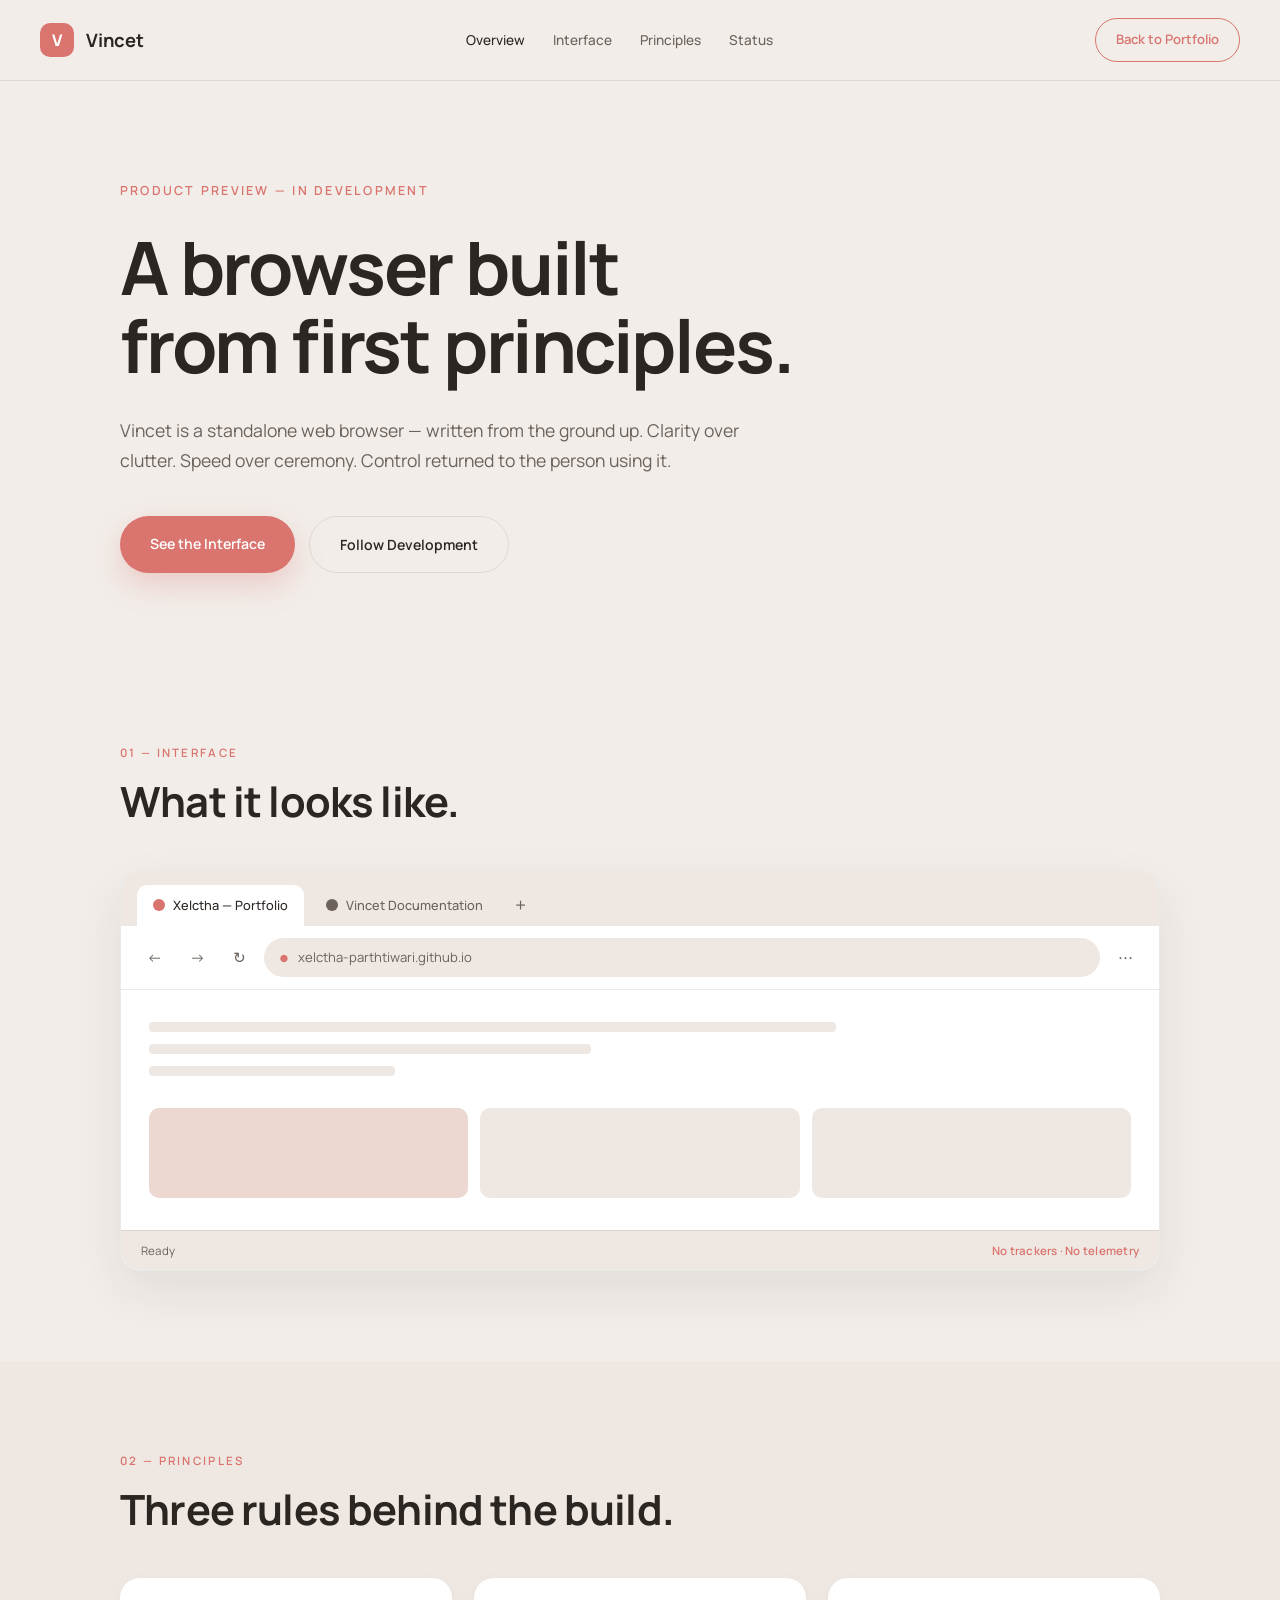
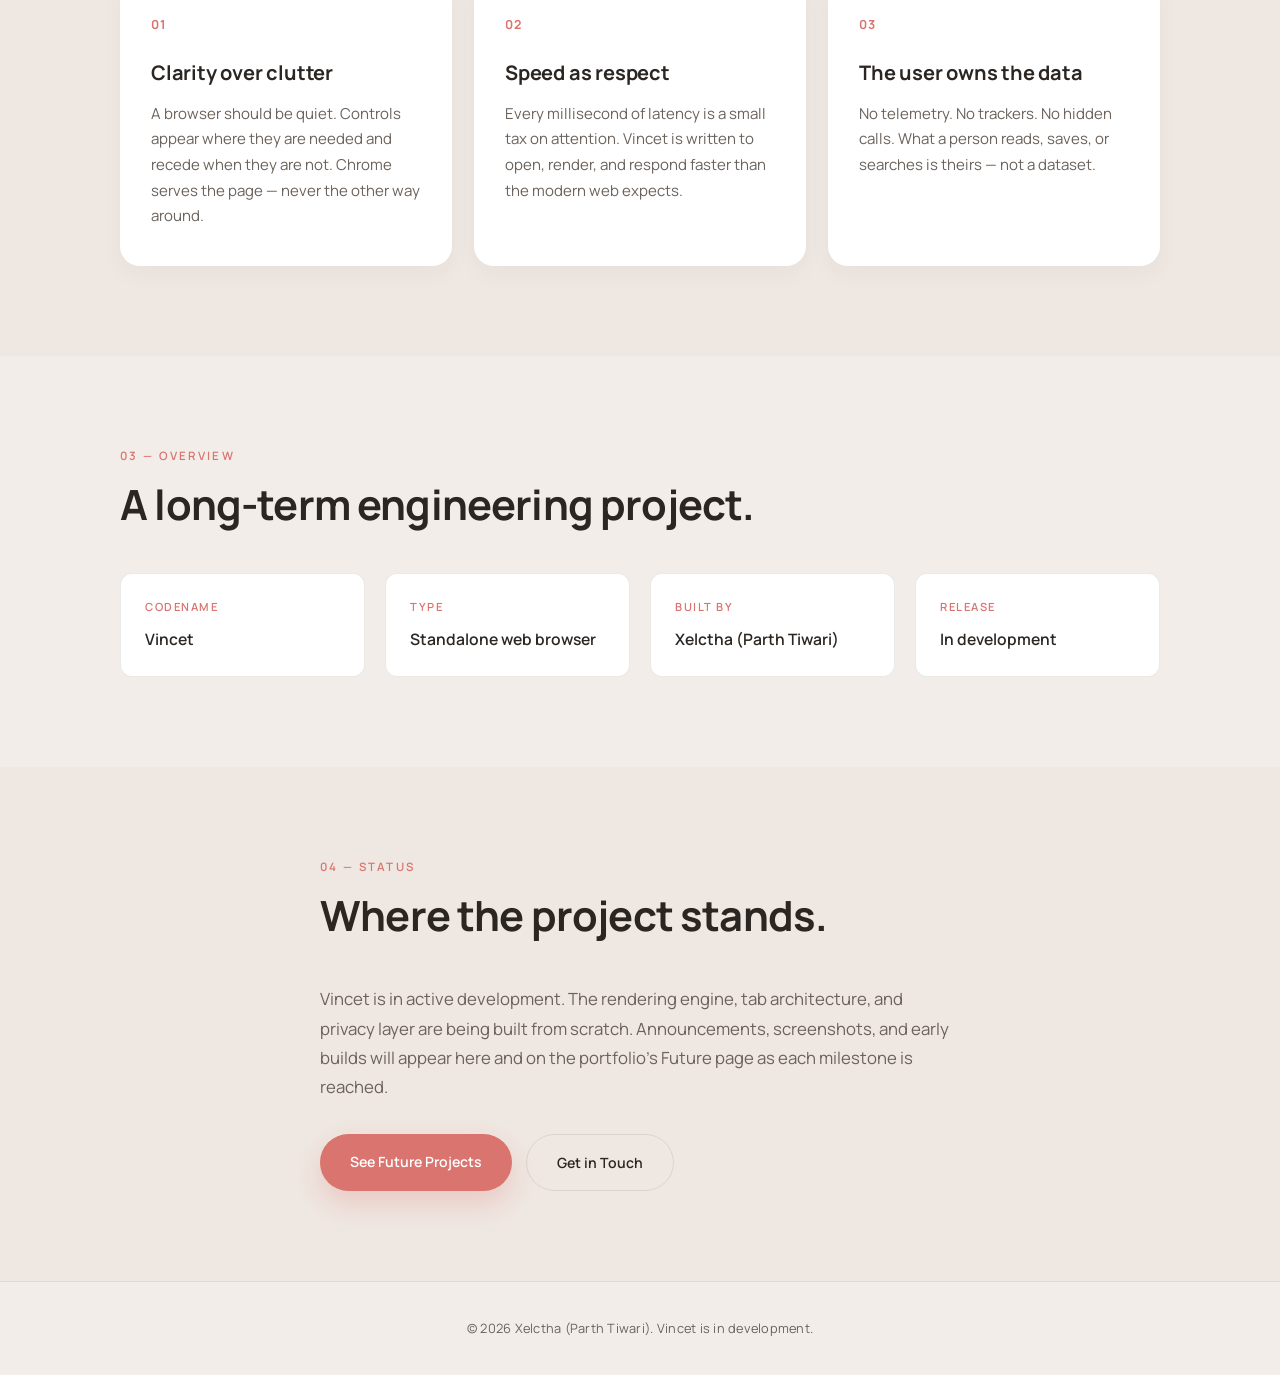
<file: vincet.html>
<!DOCTYPE html>
<html lang="en">
<head>
  <meta charset="UTF-8" />
  <meta name="viewport" content="width=device-width, initial-scale=1.0" />
  <title>Vincet — A Standalone Web Browser</title>
  <meta name="description" content="Vincet — a standalone web browser built from the ground up by Xelctha (Parth Tiwari)." />
  <link rel="preconnect" href="https://fonts.googleapis.com" />
  <link rel="preconnect" href="https://fonts.gstatic.com" crossorigin />
  <link href="https://fonts.googleapis.com/css2?family=Manrope:wght@300;400;500;600;700;800&display=swap" rel="stylesheet" />
  <link rel="stylesheet" href="vincet.css" />
</head>
<body>

  <header class="v-nav">
    <a href="index.html" class="v-brand">
      <span class="v-mark">V</span>
      <span class="v-name">Vincet</span>
    </a>
    <nav class="v-links">
      <a href="#overview" class="active">Overview</a>
      <a href="#interface">Interface</a>
      <a href="#principles">Principles</a>
      <a href="#status">Status</a>
    </nav>
    <a href="index.html" class="v-back">Back to Portfolio</a>
  </header>

  <main>

    <section class="v-hero">
      <p class="v-eyebrow">Product Preview — In Development</p>
      <h1 class="v-title">A browser built<br />from first principles.</h1>
      <p class="v-sub">Vincet is a standalone web browser — written from the ground up. Clarity over clutter. Speed over ceremony. Control returned to the person using it.</p>
      <div class="v-cta">
        <a href="#interface" class="v-btn v-btn-primary">See the Interface</a>
        <a href="contact.html" class="v-btn v-btn-ghost">Follow Development</a>
      </div>
    </section>

    <section class="v-section" id="interface">
      <div class="v-container">
        <p class="v-label">01 — Interface</p>
        <h2 class="v-heading">What it looks like.</h2>

        <div class="browser-mockup">
          <div class="bm-topbar">
            <div class="bm-tabs">
              <div class="bm-tab active">
                <span class="bm-favicon"></span>
                <span>Xelctha — Portfolio</span>
              </div>
              <div class="bm-tab">
                <span class="bm-favicon alt"></span>
                <span>Vincet Documentation</span>
              </div>
              <button class="bm-new">+</button>
            </div>
          </div>
          <div class="bm-bar">
            <button class="bm-ctrl">←</button>
            <button class="bm-ctrl">→</button>
            <button class="bm-ctrl">↻</button>
            <div class="bm-address">
              <span class="bm-lock">●</span>
              <span>xelctha-parthtiwari.github.io</span>
            </div>
            <button class="bm-ctrl">⋯</button>
          </div>
          <div class="bm-content">
            <div class="bm-line long"></div>
            <div class="bm-line medium"></div>
            <div class="bm-line short"></div>
            <div class="bm-blocks">
              <div class="bm-block"></div>
              <div class="bm-block"></div>
              <div class="bm-block"></div>
            </div>
          </div>
          <div class="bm-status">
            <span>Ready</span>
            <span class="bm-status-right">No trackers · No telemetry</span>
          </div>
        </div>
      </div>
    </section>

    <section class="v-section v-alt" id="principles">
      <div class="v-container">
        <p class="v-label">02 — Principles</p>
        <h2 class="v-heading">Three rules behind the build.</h2>
        <div class="v-grid">
          <article class="v-card">
            <span class="v-num">01</span>
            <h3>Clarity over clutter</h3>
            <p>A browser should be quiet. Controls appear where they are needed and recede when they are not. Chrome serves the page — never the other way around.</p>
          </article>
          <article class="v-card">
            <span class="v-num">02</span>
            <h3>Speed as respect</h3>
            <p>Every millisecond of latency is a small tax on attention. Vincet is written to open, render, and respond faster than the modern web expects.</p>
          </article>
          <article class="v-card">
            <span class="v-num">03</span>
            <h3>The user owns the data</h3>
            <p>No telemetry. No trackers. No hidden calls. What a person reads, saves, or searches is theirs — not a dataset.</p>
          </article>
        </div>
      </div>
    </section>

    <section class="v-section" id="overview">
      <div class="v-container">
        <p class="v-label">03 — Overview</p>
        <h2 class="v-heading">A long-term engineering project.</h2>
        <div class="v-specs">
          <div class="v-spec">
            <span class="v-spec-label">Codename</span>
            <span class="v-spec-value">Vincet</span>
          </div>
          <div class="v-spec">
            <span class="v-spec-label">Type</span>
            <span class="v-spec-value">Standalone web browser</span>
          </div>
          <div class="v-spec">
            <span class="v-spec-label">Built by</span>
            <span class="v-spec-value">Xelctha (Parth Tiwari)</span>
          </div>
          <div class="v-spec">
            <span class="v-spec-label">Release</span>
            <span class="v-spec-value">In development</span>
          </div>
        </div>
      </div>
    </section>

    <section class="v-section v-alt" id="status">
      <div class="v-container v-narrow">
        <p class="v-label">04 — Status</p>
        <h2 class="v-heading">Where the project stands.</h2>
        <p class="v-body">Vincet is in active development. The rendering engine, tab architecture, and privacy layer are being built from scratch. Announcements, screenshots, and early builds will appear here and on the portfolio's Future page as each milestone is reached.</p>
        <div class="v-cta">
          <a href="future.html" class="v-btn v-btn-primary">See Future Projects</a>
          <a href="contact.html" class="v-btn v-btn-ghost">Get in Touch</a>
        </div>
      </div>
    </section>

  </main>

  <footer class="v-footer">
    <p>© <span id="vyear"></span> Xelctha (Parth Tiwari). Vincet is in development.</p>
  </footer>

  <script>document.getElementById('vyear').textContent = new Date().getFullYear();</script>
</body>
</html>
</file>
<file: vincet.css>
:root {
  --cream: #f2ede9;
  --cream-soft: #efe8e2;
  --cinna: #da746f;
  --cinna-dark: #c9615c;
  --ink: #2b2622;
  --ink-soft: #6b625b;
  --line: rgba(43, 38, 34, 0.1);
  --card: #ffffff;
  --shadow: 0 20px 50px rgba(43, 38, 34, 0.08);
  --radius: 20px;
  --radius-sm: 12px;
  --font: 'Manrope', system-ui, -apple-system, sans-serif;
}

* { margin: 0; padding: 0; box-sizing: border-box; }
html { scroll-behavior: smooth; }

body {
  font-family: var(--font);
  background: var(--cream);
  color: var(--ink);
  line-height: 1.65;
  font-weight: 400;
  overflow-x: hidden;
  -webkit-font-smoothing: antialiased;
}

a { color: inherit; text-decoration: none; }

.v-nav {
  position: sticky;
  top: 0;
  z-index: 50;
  background: color-mix(in srgb, var(--cream) 88%, transparent);
  backdrop-filter: blur(14px);
  -webkit-backdrop-filter: blur(14px);
  border-bottom: 1px solid var(--line);
  display: flex;
  align-items: center;
  justify-content: space-between;
  padding: 18px 40px;
  gap: 24px;
}

.v-brand { display: flex; align-items: center; gap: 12px; }

.v-mark {
  width: 34px;
  height: 34px;
  display: grid;
  place-items: center;
  background: var(--cinna);
  color: #fff;
  border-radius: 10px;
  font-weight: 800;
  font-size: 1rem;
  letter-spacing: -0.02em;
}

.v-name {
  font-weight: 700;
  font-size: 1.15rem;
  letter-spacing: -0.01em;
}

.v-links { display: flex; gap: 28px; }

.v-links a {
  font-size: 0.85rem;
  font-weight: 500;
  color: var(--ink-soft);
  transition: color 0.25s ease;
}

.v-links a:hover, .v-links a.active { color: var(--ink); }

.v-back {
  font-size: 0.82rem;
  font-weight: 600;
  color: var(--cinna);
  padding: 10px 20px;
  border: 1.5px solid var(--cinna);
  border-radius: 999px;
  transition: all 0.25s ease;
}

.v-back:hover {
  background: var(--cinna);
  color: #fff;
}

.v-hero {
  max-width: 1120px;
  margin: 0 auto;
  padding: 100px 40px 80px;
}

.v-eyebrow {
  font-size: 0.78rem;
  font-weight: 600;
  letter-spacing: 0.18em;
  text-transform: uppercase;
  color: var(--cinna);
  margin-bottom: 28px;
}

.v-title {
  font-size: clamp(2.4rem, 6vw, 4.6rem);
  font-weight: 700;
  line-height: 1.05;
  letter-spacing: -0.03em;
  margin-bottom: 32px;
}

.v-sub {
  font-size: 1.1rem;
  color: var(--ink-soft);
  max-width: 620px;
  line-height: 1.7;
  margin-bottom: 40px;
}

.v-cta { display: flex; gap: 14px; flex-wrap: wrap; }

.v-btn {
  display: inline-block;
  padding: 16px 30px;
  font-size: 0.88rem;
  font-weight: 600;
  border-radius: 999px;
  transition: all 0.25s ease;
  cursor: pointer;
  font-family: var(--font);
}

.v-btn-primary {
  background: var(--cinna);
  color: #fff;
  border: none;
  box-shadow: 0 12px 30px rgba(218, 116, 111, 0.28);
}

.v-btn-primary:hover {
  background: var(--cinna-dark);
  transform: translateY(-2px);
  box-shadow: 0 18px 40px rgba(218, 116, 111, 0.35);
}

.v-btn-ghost {
  background: transparent;
  color: var(--ink);
  border: 1.5px solid var(--line);
}

.v-btn-ghost:hover {
  border-color: var(--ink);
  transform: translateY(-2px);
}

.v-section { padding: 90px 0; }
.v-alt { background: var(--cream-soft); }
.v-container { max-width: 1120px; margin: 0 auto; padding: 0 40px; }
.v-narrow { max-width: 720px; }

.v-label {
  font-size: 0.72rem;
  font-weight: 600;
  letter-spacing: 0.2em;
  text-transform: uppercase;
  color: var(--cinna);
  margin-bottom: 16px;
}

.v-heading {
  font-size: clamp(1.7rem, 3.6vw, 2.6rem);
  font-weight: 700;
  line-height: 1.15;
  letter-spacing: -0.02em;
  margin-bottom: 44px;
}

.v-body {
  font-size: 1.05rem;
  color: var(--ink-soft);
  line-height: 1.75;
  margin-bottom: 32px;
}

.browser-mockup {
  background: var(--card);
  border-radius: var(--radius);
  box-shadow: var(--shadow);
  overflow: hidden;
  border: 1px solid var(--line);
}

.bm-topbar { padding: 14px 16px 0; background: var(--cream-soft); }
.bm-tabs { display: flex; gap: 6px; align-items: center; }

.bm-tab {
  display: flex;
  align-items: center;
  gap: 8px;
  padding: 10px 16px;
  font-size: 0.8rem;
  font-weight: 500;
  color: var(--ink-soft);
  border-radius: 10px 10px 0 0;
  background: transparent;
  max-width: 220px;
  white-space: nowrap;
  overflow: hidden;
  text-overflow: ellipsis;
}

.bm-tab.active {
  background: var(--card);
  color: var(--ink);
}

.bm-favicon {
  width: 12px; height: 12px;
  border-radius: 50%;
  background: var(--cinna);
  flex-shrink: 0;
}

.bm-favicon.alt { background: var(--ink-soft); }

.bm-new {
  background: transparent;
  border: none;
  font-size: 1.2rem;
  color: var(--ink-soft);
  cursor: pointer;
  padding: 0 10px;
  font-family: var(--font);
}

.bm-bar {
  display: flex;
  align-items: center;
  gap: 8px;
  padding: 12px 16px;
  background: var(--card);
  border-bottom: 1px solid var(--line);
}

.bm-ctrl {
  background: transparent;
  border: none;
  color: var(--ink-soft);
  font-size: 0.95rem;
  cursor: pointer;
  padding: 6px 10px;
  border-radius: 8px;
  transition: background 0.2s ease;
  font-family: var(--font);
}

.bm-ctrl:hover { background: var(--cream-soft); }

.bm-address {
  flex: 1;
  display: flex;
  align-items: center;
  gap: 10px;
  padding: 9px 16px;
  background: var(--cream-soft);
  border-radius: 999px;
  font-size: 0.82rem;
  color: var(--ink-soft);
}

.bm-lock { color: var(--cinna); font-size: 0.6rem; }

.bm-content {
  padding: 32px 28px;
  min-height: 220px;
  display: flex;
  flex-direction: column;
  gap: 12px;
}

.bm-line {
  height: 10px;
  background: var(--cream-soft);
  border-radius: 4px;
}

.bm-line.long { width: 70%; }
.bm-line.medium { width: 45%; }
.bm-line.short { width: 25%; }

.bm-blocks {
  display: grid;
  grid-template-columns: repeat(3, 1fr);
  gap: 12px;
  margin-top: 20px;
}

.bm-block {
  height: 90px;
  background: var(--cream-soft);
  border-radius: 10px;
}

.bm-block:first-child { background: color-mix(in srgb, var(--cinna) 15%, var(--cream-soft)); }

.bm-status {
  display: flex;
  justify-content: space-between;
  padding: 10px 20px;
  background: var(--cream-soft);
  font-size: 0.72rem;
  color: var(--ink-soft);
  border-top: 1px solid var(--line);
  letter-spacing: 0.02em;
}

.bm-status-right { color: var(--cinna); font-weight: 600; }

.v-grid {
  display: grid;
  grid-template-columns: repeat(3, 1fr);
  gap: 22px;
}

.v-card {
  background: var(--card);
  border-radius: var(--radius);
  padding: 36px 30px;
  box-shadow: 0 8px 24px rgba(43, 38, 34, 0.04);
  transition: transform 0.3s ease, box-shadow 0.3s ease;
  border: 1px solid transparent;
}

.v-card:hover {
  transform: translateY(-4px);
  box-shadow: var(--shadow);
  border-color: color-mix(in srgb, var(--cinna) 20%, transparent);
}

.v-num {
  display: block;
  font-size: 0.78rem;
  font-weight: 700;
  color: var(--cinna);
  letter-spacing: 0.08em;
  margin-bottom: 20px;
}

.v-card h3 {
  font-size: 1.25rem;
  font-weight: 700;
  letter-spacing: -0.01em;
  margin-bottom: 12px;
}

.v-card p {
  font-size: 0.94rem;
  color: var(--ink-soft);
  line-height: 1.7;
}

.v-specs {
  display: grid;
  grid-template-columns: repeat(4, 1fr);
  gap: 20px;
}

.v-spec {
  background: var(--card);
  border-radius: var(--radius-sm);
  padding: 24px;
  border: 1px solid var(--line);
}

.v-spec-label {
  display: block;
  font-size: 0.7rem;
  font-weight: 600;
  letter-spacing: 0.14em;
  text-transform: uppercase;
  color: var(--cinna);
  margin-bottom: 10px;
}

.v-spec-value {
  font-size: 0.98rem;
  font-weight: 600;
  color: var(--ink);
  line-height: 1.4;
}

.v-footer {
  padding: 36px 40px;
  text-align: center;
  border-top: 1px solid var(--line);
  font-size: 0.8rem;
  color: var(--ink-soft);
  letter-spacing: 0.02em;
}

@media (max-width: 900px) {
  .v-nav { flex-wrap: wrap; padding: 14px 20px; gap: 12px; }
  .v-links { width: 100%; order: 3; gap: 20px; justify-content: flex-start; overflow-x: auto; }
  .v-links a { font-size: 0.78rem; white-space: nowrap; }
  .v-back { font-size: 0.74rem; padding: 8px 16px; }
  .v-hero { padding: 70px 22px 60px; }
  .v-container { padding: 0 22px; }
  .v-grid { grid-template-columns: 1fr; }
  .v-specs { grid-template-columns: repeat(2, 1fr); }
  .v-section { padding: 70px 0; }
}

@media (max-width: 500px) {
  .v-title { font-size: 2rem; }
  .v-specs { grid-template-columns: 1fr; }
  .v-btn { padding: 14px 24px; font-size: 0.82rem; }
  .bm-blocks { grid-template-columns: 1fr; }
  .bm-tab span:not(.bm-favicon) { display: none; }
}
</file>
